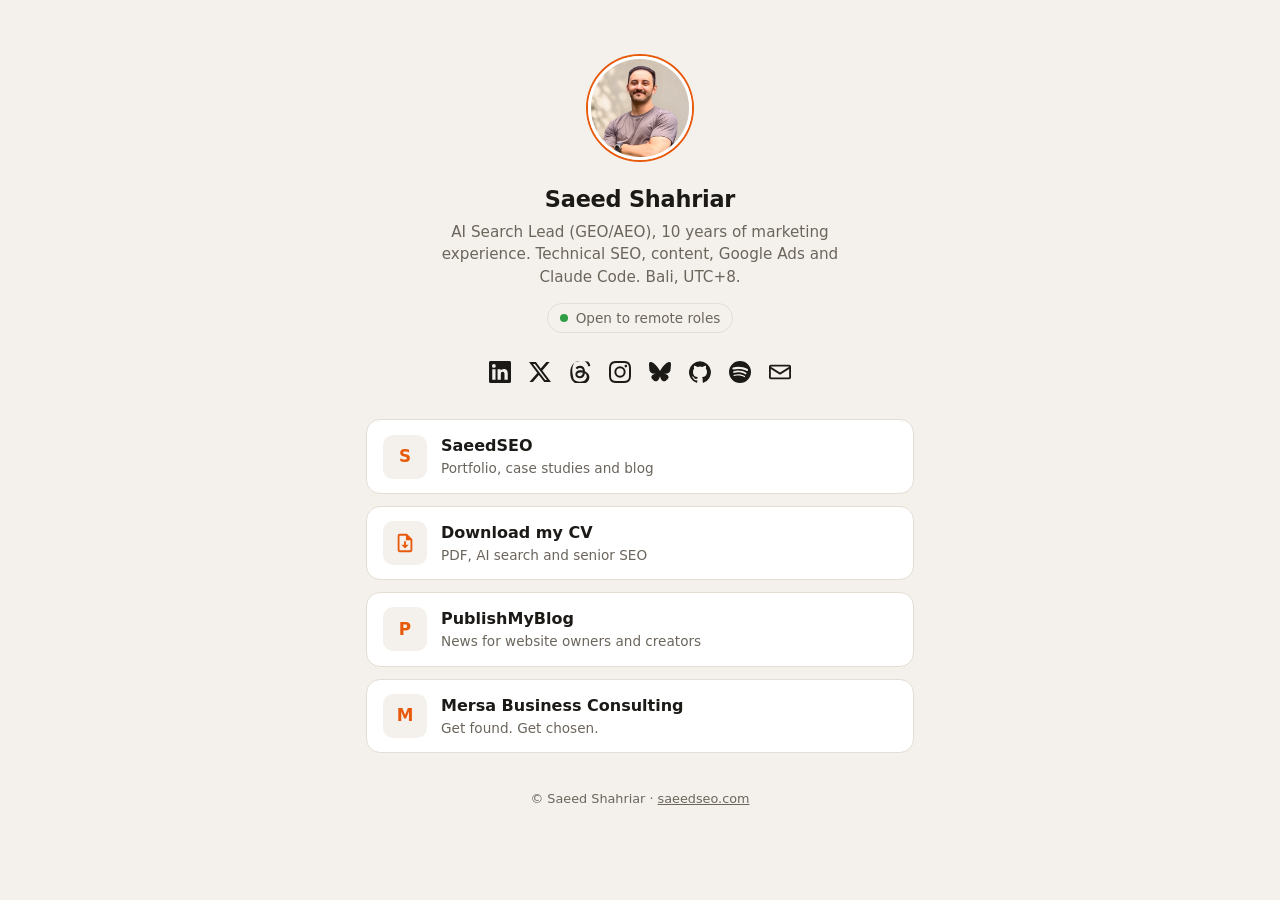
<file: index.html>
<!doctype html>
<html lang="en">
<head>
  <meta charset="UTF-8">
  <meta name="viewport" content="width=device-width, initial-scale=1">
  <title>Saeed Shahriar: AI Search Lead (GEO/AEO) & Senior SEO</title>
  <meta name="description" content="Links to Saeed Shahriar's websites and socials. AI search lead (GEO/AEO), 10 years of marketing experience: technical SEO, content, Google Ads and Claude Code.">
  <meta name="robots" content="index, follow, max-image-preview:large, max-snippet:-1, max-video-preview:-1">
  <meta name="googlebot" content="index, follow, max-image-preview:large, max-snippet:-1, max-video-preview:-1">
  <meta name="author" content="Saeed Shahriar">
  <meta name="theme-color" content="#f4f1ec" media="(prefers-color-scheme: light)">
  <meta name="theme-color" content="#151412" media="(prefers-color-scheme: dark)">
  <link rel="canonical" href="https://s77sh.github.io/">
  <link rel="me" href="https://saeedseo.com/">
  <link rel="icon" type="image/png" href="/assets/s77sh-favicon.png">
  <link rel="apple-touch-icon" href="/assets/Saeed-Shahryar.jpg">
  <link rel="sitemap" type="application/xml" href="/sitemap.xml">
  <meta property="og:type" content="profile">
  <meta property="og:site_name" content="Saeed Shahriar">
  <meta property="og:locale" content="en_US">
  <meta property="og:title" content="Saeed Shahriar: AI Search Lead (GEO/AEO)">
  <meta property="og:description" content="10 years of marketing experience: technical SEO, content, Google Ads and Claude Code. Bali, UTC+8.">
  <meta property="og:url" content="https://s77sh.github.io/">
  <meta property="og:image" content="https://s77sh.github.io/assets/Saeed-Shahryar.jpg">
  <meta property="og:image:type" content="image/jpeg">
  <meta property="og:image:width" content="640">
  <meta property="og:image:height" content="640">
  <meta property="og:image:alt" content="Saeed Shahriar">
  <meta property="profile:first_name" content="Saeed">
  <meta property="profile:last_name" content="Shahriar">
  <meta name="twitter:card" content="summary">
  <meta name="twitter:site" content="@SaeedShahriar98">
  <meta name="twitter:creator" content="@SaeedShahriar98">
  <meta name="twitter:title" content="Saeed Shahriar: AI Search Lead (GEO/AEO)">
  <meta name="twitter:description" content="10 years of marketing experience: technical SEO, content, Google Ads and Claude Code. Bali, UTC+8.">
  <meta name="twitter:image" content="https://s77sh.github.io/assets/Saeed-Shahryar.jpg">
  <meta name="twitter:image:alt" content="Saeed Shahriar">
  <script type="application/ld+json">
  {
    "@context": "https://schema.org",
    "@type": "ProfilePage",
    "@id": "https://s77sh.github.io/#profilepage",
    "url": "https://s77sh.github.io/",
    "name": "Saeed Shahriar: AI Search Lead (GEO/AEO) & Senior SEO",
    "inLanguage": "en",
    "dateModified": "2026-11-04",
    "mainEntity": {
      "@type": "Person",
      "@id": "https://saeedseo.com/#person",
      "name": "Saeed Shahriar",
      "alternateName": "Saeed Shahryar",
      "jobTitle": "AI Search Lead (GEO/AEO) & Senior SEO",
      "url": "https://saeedseo.com/",
      "image": "https://s77sh.github.io/assets/saeed-shahriar.jpg",
      "email": "mailto:saeed@saeedseo.com",
      "address": { "@type": "PostalAddress", "addressLocality": "Bali", "addressCountry": "ID" },
      "sameAs": [
        "https://saeedseo.com/",
        "https://www.linkedin.com/in/saeedshahryar/",
        "https://x.com/SaeedShahriar98",
        "https://www.threads.com/@saeedshahryar.77",
        "https://instagram.com/growthbymersa",
        "https://bsky.app/profile/publishmyblog.bsky.social",
        "https://github.com/s77sh",
        "https://open.spotify.com/user/31xiso6d4yj3zo7ebyqas3p6ryzy",
        "https://linktr.ee/saeedshahriar",
        "https://lnk.bio/saeedshahriar",
        "https://gravatar.com/s77sh"
      ]
    }
  }
  </script>
  <style>
    :root {
      --bg: #f4f1ec;
      --card: #ffffff;
      --card-hover: #fbfaf7;
      --text: #1c1a17;
      --muted: #6b655c;
      --line: #e3ddd3;
      --accent: #e8590c;
    }
    @media (prefers-color-scheme: dark) {
      :root {
        --bg: #151412;
        --card: #211f1c;
        --card-hover: #2a2723;
        --text: #f3efe8;
        --muted: #a39b8f;
        --line: #34302b;
        --accent: #ff7a2f;
      }
    }
    * { box-sizing: border-box; }
    body {
      margin: 0;
      min-height: 100vh;
      background: var(--bg);
      color: var(--text);
      font: 16px/1.5 ui-sans-serif, system-ui, -apple-system, "Segoe UI", Roboto, sans-serif;
      -webkit-font-smoothing: antialiased;
    }
    main {
      max-width: 580px;
      margin: 0 auto;
      padding: 56px 16px 40px;
      text-align: center;
    }
    .avatar {
      width: 104px;
      height: 104px;
      border-radius: 50%;
      object-fit: cover;
      border: 3px solid var(--card);
      box-shadow: 0 0 0 2px var(--accent);
    }
    h1 { margin: 16px 0 4px; font-size: 1.4rem; letter-spacing: -0.01em; }
    .bio { margin: 0 auto; max-width: 440px; color: var(--muted); font-size: 0.95rem; }
    .open {
      display: inline-flex;
      align-items: center;
      gap: 8px;
      margin-top: 14px;
      padding: 4px 12px;
      border: 1px solid var(--line);
      border-radius: 999px;
      font-size: 0.85rem;
      color: var(--muted);
    }
    .open::before {
      content: "";
      width: 8px;
      height: 8px;
      border-radius: 50%;
      background: #2f9e44;
    }
    .socials {
      display: flex;
      flex-wrap: wrap;
      justify-content: center;
      gap: 2px;
      margin: 20px 0 28px;
      padding: 0;
      list-style: none;
    }
    .socials a {
      display: grid;
      place-items: center;
      width: 38px;
      height: 38px;
      border-radius: 50%;
      color: var(--text);
      transition: background 0.15s, color 0.15s;
    }
    .socials a:hover, .socials a:focus-visible { background: var(--card); color: var(--accent); }
    .socials svg { width: 22px; height: 22px; fill: currentColor; }
    .links { display: grid; gap: 12px; margin: 0; padding: 0; list-style: none; }
    .links a {
      display: flex;
      align-items: center;
      gap: 14px;
      padding: 14px 16px;
      background: var(--card);
      border: 1px solid var(--line);
      border-radius: 14px;
      color: var(--text);
      text-align: left;
      text-decoration: none;
      transition: transform 0.15s, background 0.15s, border-color 0.15s;
    }
    .links a:hover, .links a:focus-visible {
      background: var(--card-hover);
      border-color: var(--accent);
      transform: translateY(-1px);
    }
    .links .mark {
      flex: none;
      display: grid;
      place-items: center;
      width: 44px;
      height: 44px;
      border-radius: 10px;
      background: var(--bg);
      color: var(--accent);
      font-weight: 700;
      font-size: 1.05rem;
    }
    .links .mark svg { width: 22px; height: 22px; fill: currentColor; }
    .links strong { display: block; font-size: 1rem; }
    .links span.sub { display: block; color: var(--muted); font-size: 0.85rem; }
    a:focus-visible { outline: 2px solid var(--accent); outline-offset: 2px; }
    footer { margin-top: 36px; color: var(--muted); font-size: 0.8rem; }
    footer a { color: inherit; }
  </style>
</head>
<body>
  <main>
    <img class="avatar" src="assets/saeed-shahriar.jpg" width="104" height="104" alt="Saeed Shahriar">
    <h1>Saeed Shahriar</h1>
    <p class="bio">AI Search Lead (GEO/AEO), 10 years of marketing experience. Technical SEO, content, Google Ads and Claude Code. Bali, UTC+8.</p>
    <div class="open">Open to remote roles</div>

    <ul class="socials" aria-label="Socials">
      <li><a href="https://www.linkedin.com/in/saeedshahryar/" aria-label="LinkedIn" title="LinkedIn"><svg viewBox="0 0 24 24"><path d="M20.45 20.45h-3.56v-5.57c0-1.33-.02-3.04-1.85-3.04-1.85 0-2.14 1.45-2.14 2.94v5.67H9.34V9h3.42v1.56h.05c.48-.9 1.64-1.85 3.37-1.85 3.6 0 4.27 2.37 4.27 5.46v6.28zM5.34 7.43a2.06 2.06 0 1 1 0-4.13 2.06 2.06 0 0 1 0 4.13zM7.12 20.45H3.56V9h3.56v11.45zM22.22 0H1.77C.79 0 0 .77 0 1.73v20.54C0 23.23.79 24 1.77 24h20.45c.98 0 1.78-.77 1.78-1.73V1.73C24 .77 23.2 0 22.22 0z"/></svg></a></li>
      <li><a href="https://x.com/SaeedShahriar98" aria-label="X" title="X"><svg viewBox="0 0 24 24"><path d="M18.9 1.15h3.68l-8.04 9.19L24 22.85h-7.41l-5.8-7.58-6.64 7.58H.47l8.6-9.83L0 1.15h7.59l5.24 6.93 6.07-6.93zm-1.29 19.5h2.04L6.48 3.24H4.3l13.31 17.41z"/></svg></a></li>
      <li><a href="https://www.threads.com/@saeedshahryar.77" aria-label="Threads" title="Threads"><svg viewBox="0 0 24 24"><path d="M17.7 11.12a8.6 8.6 0 0 0-.33-.15c-.2-3.6-2.16-5.66-5.47-5.68h-.04c-1.98 0-3.62.84-4.64 2.38l1.82 1.25c.76-1.15 1.95-1.4 2.82-1.4h.03c1.09.01 1.91.33 2.45.94.39.45.65 1.07.78 1.85a13.9 13.9 0 0 0-3.13-.15c-3.15.18-5.18 2.02-5.04 4.58.07 1.3.72 2.42 1.83 3.15.94.62 2.15.92 3.4.85 1.66-.09 2.96-.72 3.86-1.88.69-.88 1.12-2.02 1.31-3.45.79.48 1.38 1.1 1.7 1.86.55 1.29.58 3.4-1.14 5.12-1.51 1.51-3.32 2.16-6.06 2.18-3.04-.02-5.33-1-6.83-2.9C4.3 15.88 3.58 13.26 3.55 10c.03-3.26.75-5.88 2.14-7.65 1.5-1.9 3.79-2.88 6.83-2.9 3.06.02 5.4 1.01 6.95 2.92.76.94 1.33 2.12 1.71 3.5l2.14-.57c-.46-1.7-1.18-3.17-2.17-4.38C19.17.48 16.25-.03 12.53 0h-.02C8.8.03 5.94 1.27 4 3.73 2.28 5.92 1.39 8.96 1.36 12.76v.02c.03 3.8.92 6.84 2.64 9.03 1.94 2.46 4.8 3.7 8.51 3.73h.02c3.3-.02 5.62-.89 7.53-2.8 2.5-2.5 2.43-5.63 1.6-7.56-.59-1.39-1.72-2.51-3.27-3.26zm-5.74 5.4c-1.38.08-2.82-.54-2.89-1.87-.05-.98.7-2.08 2.97-2.21.26-.02.52-.02.77-.02.82 0 1.6.08 2.3.23-.26 3.27-1.8 3.8-3.15 3.87z"/></svg></a></li>
      <li><a href="https://instagram.com/growthbymersa" aria-label="Instagram" title="Instagram"><svg viewBox="0 0 24 24"><path d="M12 2.16c3.2 0 3.58.01 4.85.07 1.17.05 1.8.25 2.23.41.56.22.96.48 1.38.9.42.42.68.82.9 1.38.16.42.36 1.06.41 2.23.06 1.27.07 1.65.07 4.85s-.01 3.58-.07 4.85c-.05 1.17-.25 1.8-.41 2.23-.22.56-.48.96-.9 1.38-.42.42-.82.68-1.38.9-.42.16-1.06.36-2.23.41-1.27.06-1.65.07-4.85.07s-3.58-.01-4.85-.07c-1.17-.05-1.8-.25-2.23-.41a3.72 3.72 0 0 1-1.38-.9 3.72 3.72 0 0 1-.9-1.38c-.16-.42-.36-1.06-.41-2.23C2.17 15.58 2.16 15.2 2.16 12s.01-3.58.07-4.85c.05-1.17.25-1.8.41-2.23.22-.56.48-.96.9-1.38.42-.42.82-.68 1.38-.9.42-.16 1.06-.36 2.23-.41C8.42 2.17 8.8 2.16 12 2.16zM12 0C8.74 0 8.33.01 7.05.07 5.78.13 4.9.33 4.14.63c-.79.3-1.46.72-2.13 1.38A5.88 5.88 0 0 0 .63 4.14C.33 4.9.13 5.78.07 7.05.01 8.33 0 8.74 0 12s.01 3.67.07 4.95c.06 1.27.26 2.15.56 2.91.3.79.72 1.46 1.38 2.13a5.88 5.88 0 0 0 2.13 1.38c.76.3 1.64.5 2.91.56C8.33 23.99 8.74 24 12 24s3.67-.01 4.95-.07c1.27-.06 2.15-.26 2.91-.56a5.88 5.88 0 0 0 2.13-1.38 5.88 5.88 0 0 0 1.38-2.13c.3-.76.5-1.64.56-2.91.06-1.28.07-1.69.07-4.95s-.01-3.67-.07-4.95c-.06-1.27-.26-2.15-.56-2.91a5.88 5.88 0 0 0-1.38-2.13A5.88 5.88 0 0 0 19.86.63C19.1.33 18.22.13 16.95.07 15.67.01 15.26 0 12 0zm0 5.84a6.16 6.16 0 1 0 0 12.32 6.16 6.16 0 0 0 0-12.32zM12 16a4 4 0 1 1 0-8 4 4 0 0 1 0 8zm6.4-11.85a1.44 1.44 0 1 0 0 2.88 1.44 1.44 0 0 0 0-2.88z"/></svg></a></li>
      <li><a href="https://bsky.app/profile/publishmyblog.bsky.social" aria-label="Bluesky" title="Bluesky"><svg viewBox="0 0 24 24"><path d="M5.2 2.4C7.95 4.47 10.91 8.66 12 10.92c1.09-2.26 4.05-6.45 6.8-8.52C20.78.9 24-.25 24 3.43c0 .73-.42 6.18-.67 7.06-.86 3.07-3.99 3.85-6.78 3.38 4.87.83 6.1 3.57 3.43 6.31-5.08 5.21-7.3-1.31-7.87-2.98-.1-.31-.15-.45-.15-.33 0-.12-.05.02-.15.33-.57 1.67-2.79 8.19-7.87 2.98-2.67-2.74-1.44-5.48 3.43-6.31-2.79.47-5.92-.31-6.78-3.38C.42 9.61 0 4.16 0 3.43 0-.25 3.22.9 5.2 2.4z"/></svg></a></li>
      <li><a href="https://github.com/s77sh" aria-label="GitHub" title="GitHub"><svg viewBox="0 0 24 24"><path d="M12 .3a12 12 0 0 0-3.8 23.38c.6.12.83-.26.83-.57L9 21.07c-3.34.72-4.04-1.61-4.04-1.61-.55-1.39-1.34-1.76-1.34-1.76-1.08-.74.09-.73.09-.73 1.2.09 1.83 1.24 1.83 1.24 1.07 1.83 2.81 1.3 3.5 1 .1-.78.42-1.31.76-1.61-2.67-.3-5.47-1.33-5.47-5.93 0-1.31.47-2.38 1.24-3.22-.14-.3-.54-1.52.1-3.18 0 0 1-.32 3.3 1.23a11.5 11.5 0 0 1 6 0c2.28-1.55 3.29-1.23 3.29-1.23.64 1.66.24 2.88.12 3.18a4.65 4.65 0 0 1 1.23 3.22c0 4.61-2.8 5.63-5.48 5.92.42.36.81 1.1.81 2.22l-.01 3.29c0 .32.21.69.82.57A12 12 0 0 0 12 .3z"/></svg></a></li>
      <li><a href="https://open.spotify.com/user/31xiso6d4yj3zo7ebyqas3p6ryzy" aria-label="Spotify" title="Spotify"><svg viewBox="0 0 24 24"><path d="M12 0a12 12 0 1 0 0 24 12 12 0 0 0 0-24zm5.5 17.3a.75.75 0 0 1-1.03.25c-2.82-1.72-6.37-2.11-10.55-1.16a.75.75 0 1 1-.33-1.46c4.57-1.04 8.5-.6 11.66 1.34.35.21.47.68.25 1.03zm1.47-3.26a.94.94 0 0 1-1.29.31c-3.23-1.98-8.15-2.56-11.97-1.4a.94.94 0 1 1-.54-1.8c4.36-1.32 9.78-.68 13.5 1.6.44.27.58.85.3 1.29zm.13-3.4C15.23 8.35 8.84 8.13 5.15 9.25a1.12 1.12 0 1 1-.65-2.15c4.24-1.29 11.28-1.04 15.73 1.6a1.12 1.12 0 1 1-1.14 1.94z"/></svg></a></li>
      <li><a href="mailto:saeed@saeedseo.com" aria-label="Email" title="Email"><svg viewBox="0 0 24 24"><path d="M2 4h20a2 2 0 0 1 2 2v12a2 2 0 0 1-2 2H2a2 2 0 0 1-2-2V6a2 2 0 0 1 2-2zm0 2v.4l10 6.25L22 6.4V6H2zm20 2.76-9.47 5.92a1 1 0 0 1-1.06 0L2 8.76V18h20V8.76z"/></svg></a></li>
    </ul>

    <ul class="links">
      <li><a href="https://saeedseo.com/">
        <span class="mark">S</span>
        <span><strong>SaeedSEO</strong><span class="sub">Portfolio, case studies and blog</span></span>
      </a></li>
      <li><a href="https://saeedseo.com/Saeed-Shahriar-CV.pdf">
        <span class="mark"><svg viewBox="0 0 24 24"><path d="M14 2H6a2 2 0 0 0-2 2v16a2 2 0 0 0 2 2h12a2 2 0 0 0 2-2V8l-6-6zm4 18H6V4h7v5h5v11zm-6-2-4-4h3v-4h2v4h3l-4 4z"/></svg></span>
        <span><strong>Download my CV</strong><span class="sub">PDF, AI search and senior SEO</span></span>
      </a></li>
      <li><a href="https://publishmyblog.com/">
        <span class="mark">P</span>
        <span><strong>PublishMyBlog</strong><span class="sub">News for website owners and creators</span></span>
      </a></li>
      <li><a href="https://mersa.biz/">
        <span class="mark">M</span>
        <span><strong>Mersa Business Consulting</strong><span class="sub">Get found. Get chosen.</span></span>
      </a></li>
    </ul>

    <footer>&copy; Saeed Shahriar &middot; <a href="https://saeedseo.com/">saeedseo.com</a></footer>
  </main>
</body>
</html>
</file>
